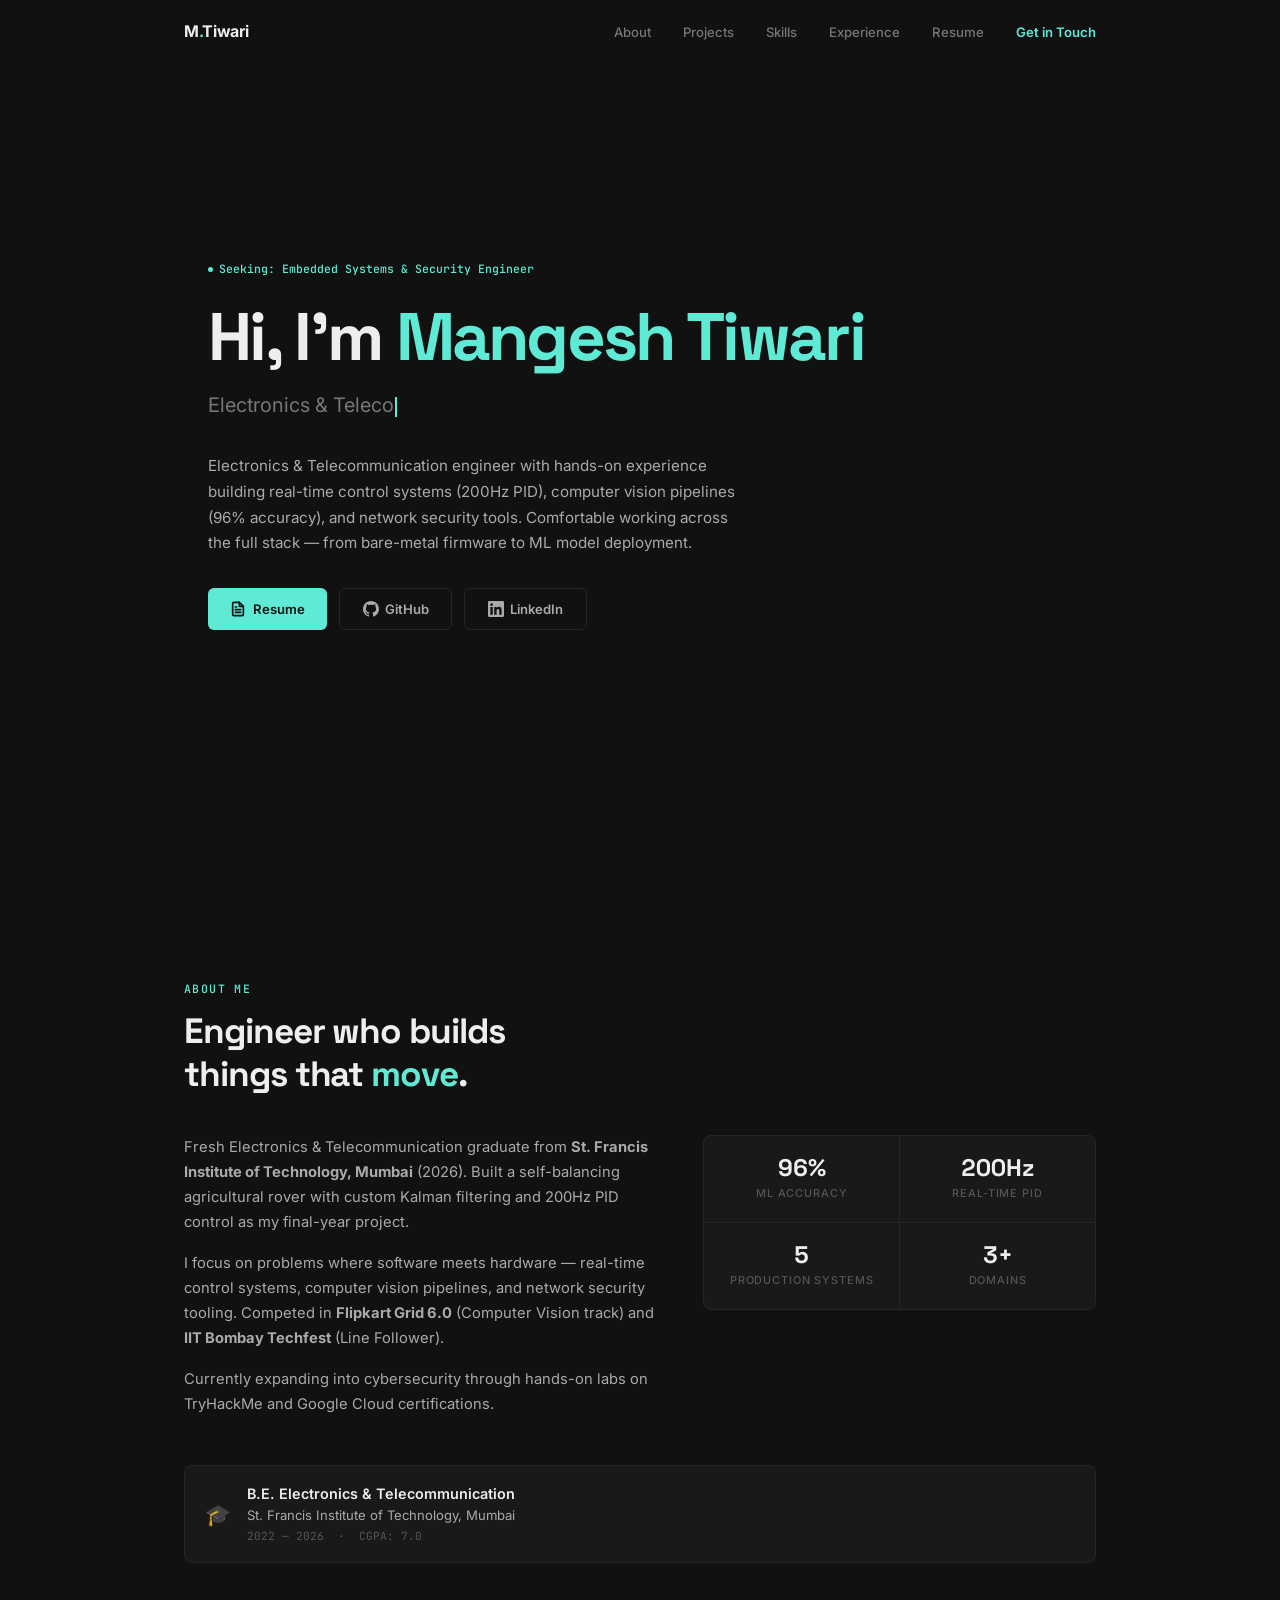
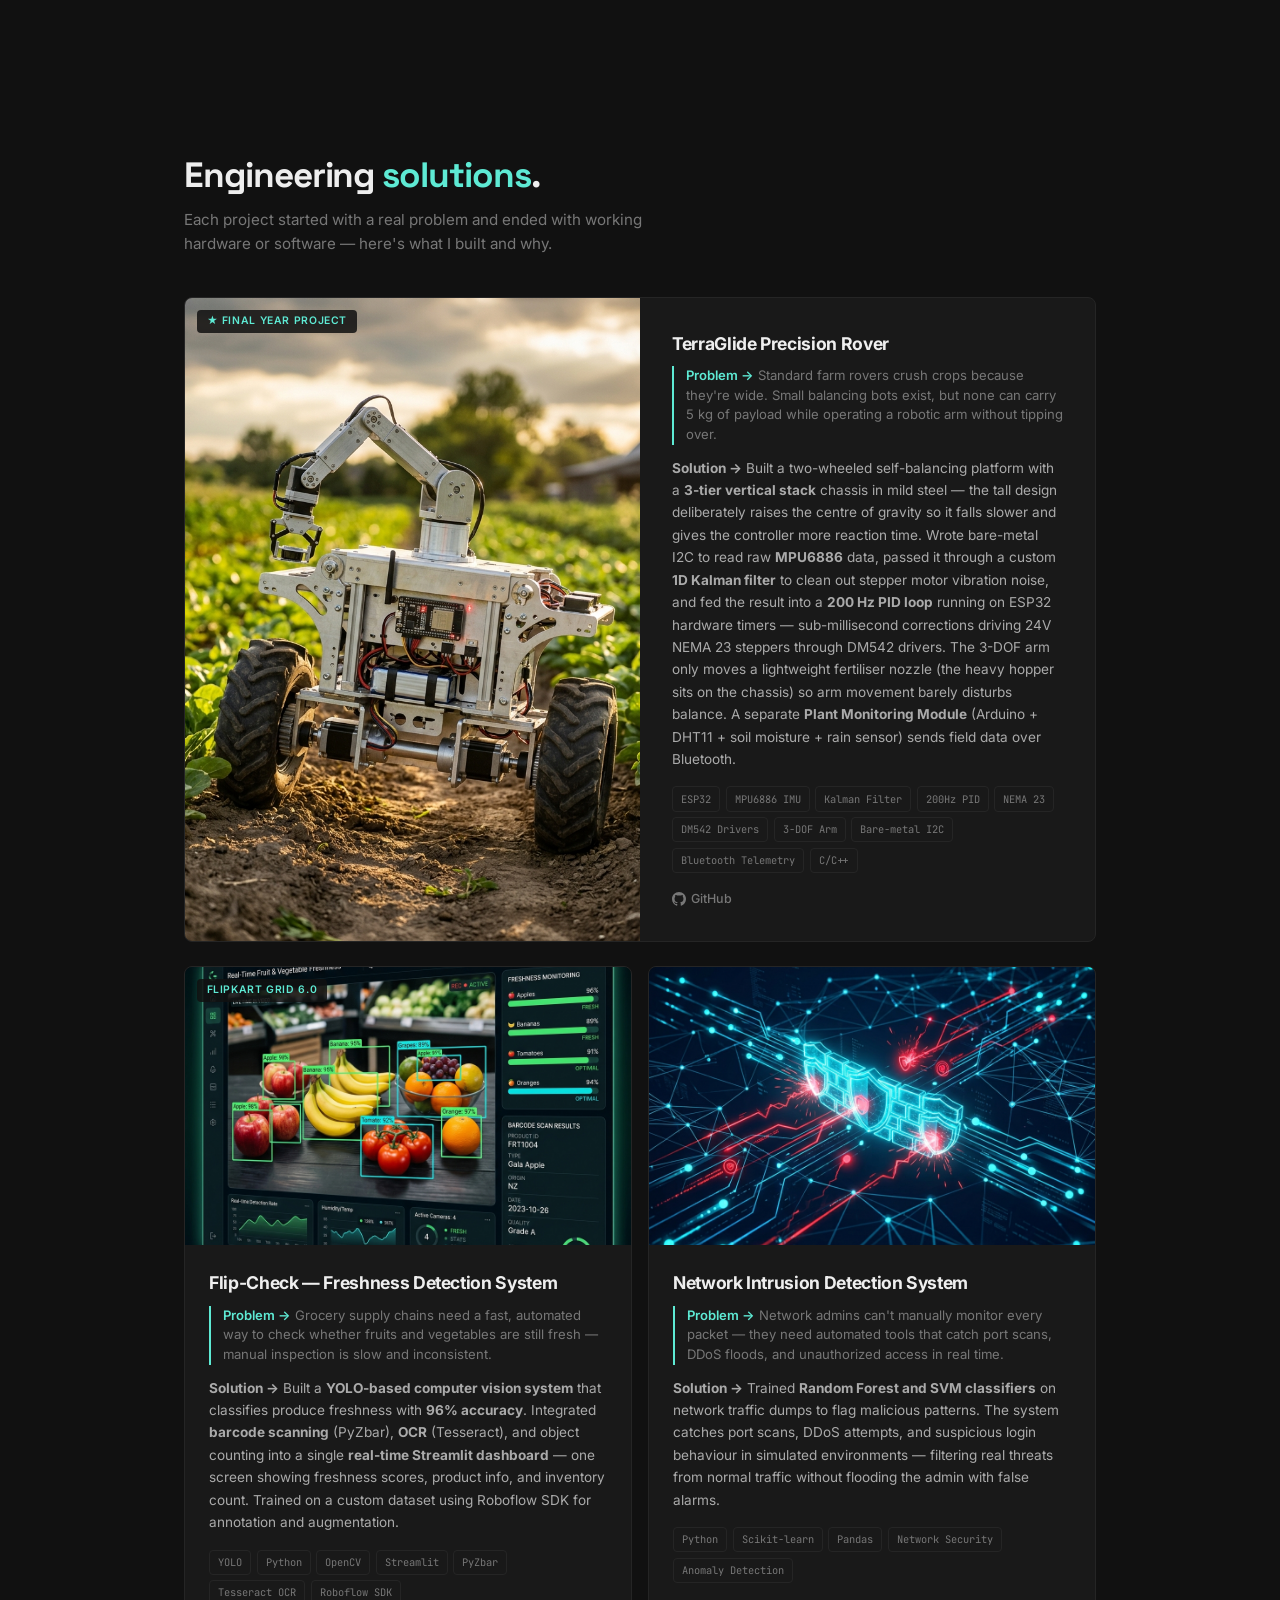
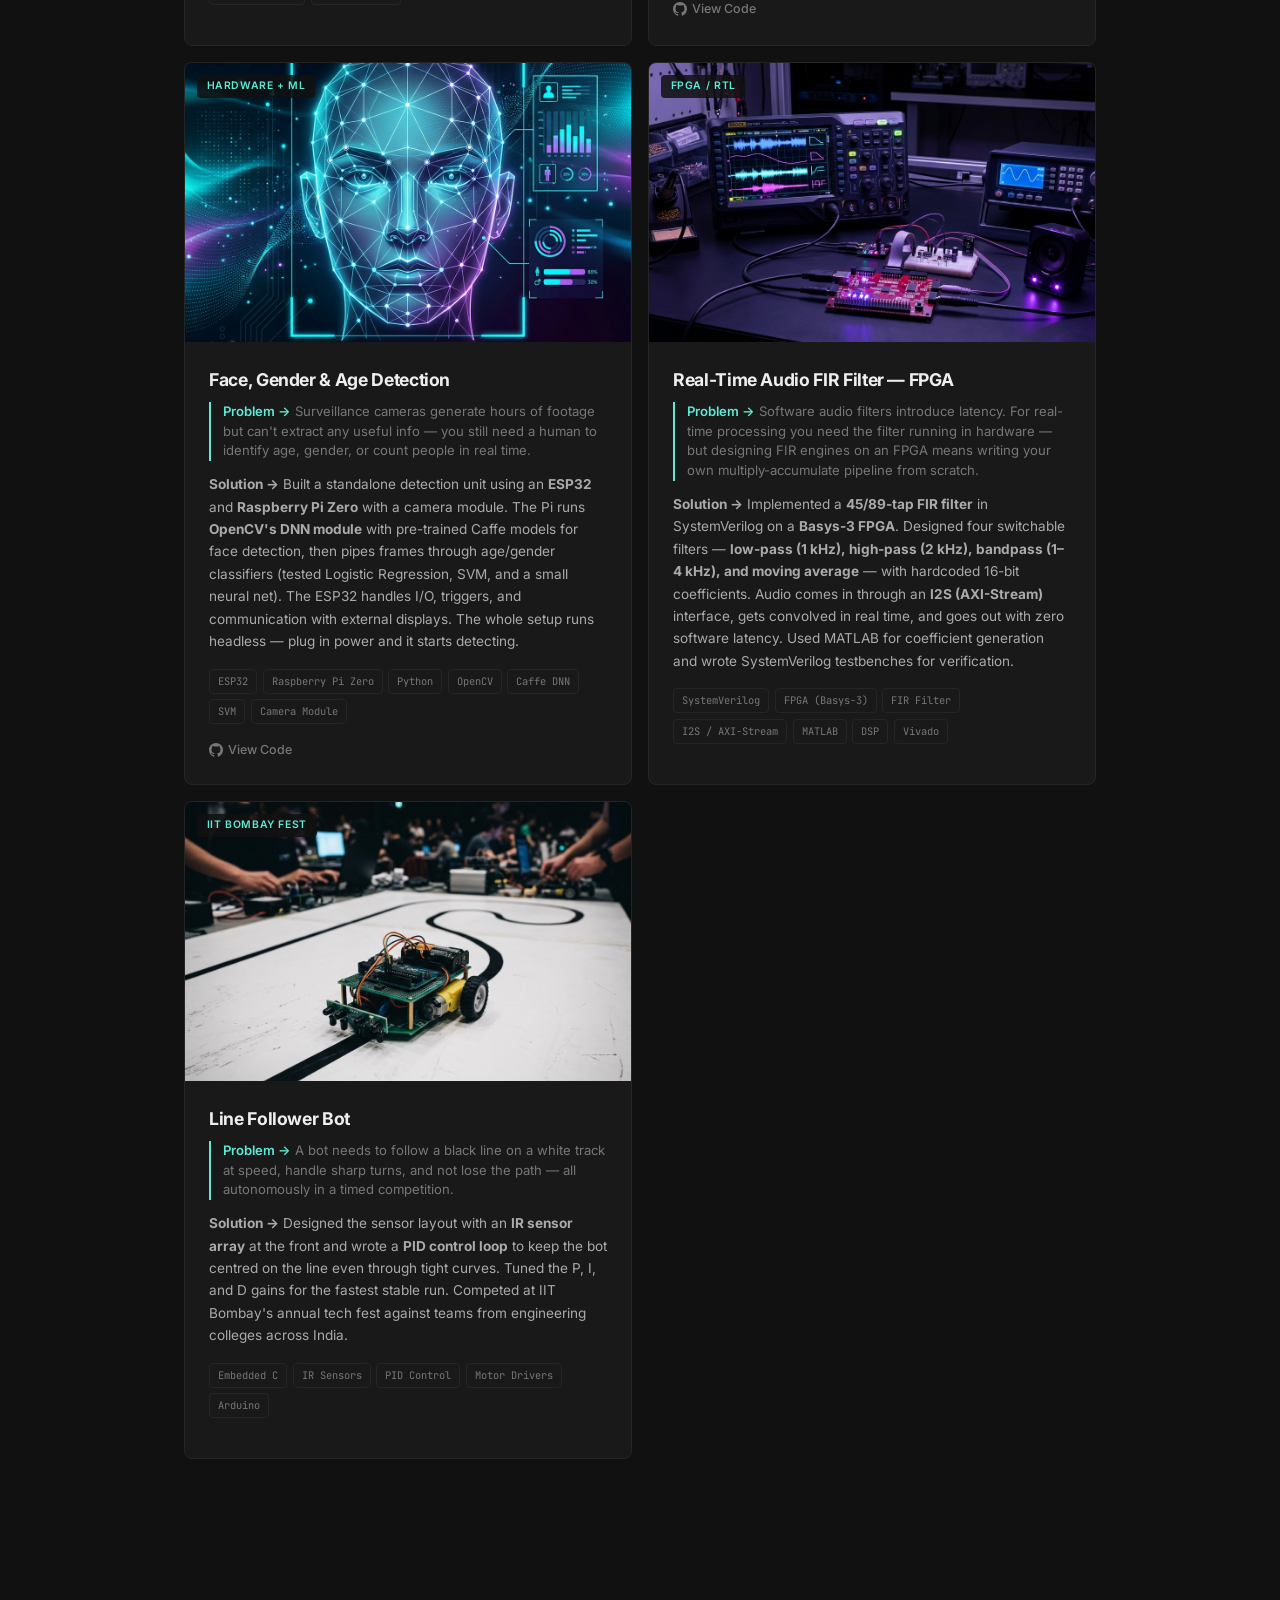
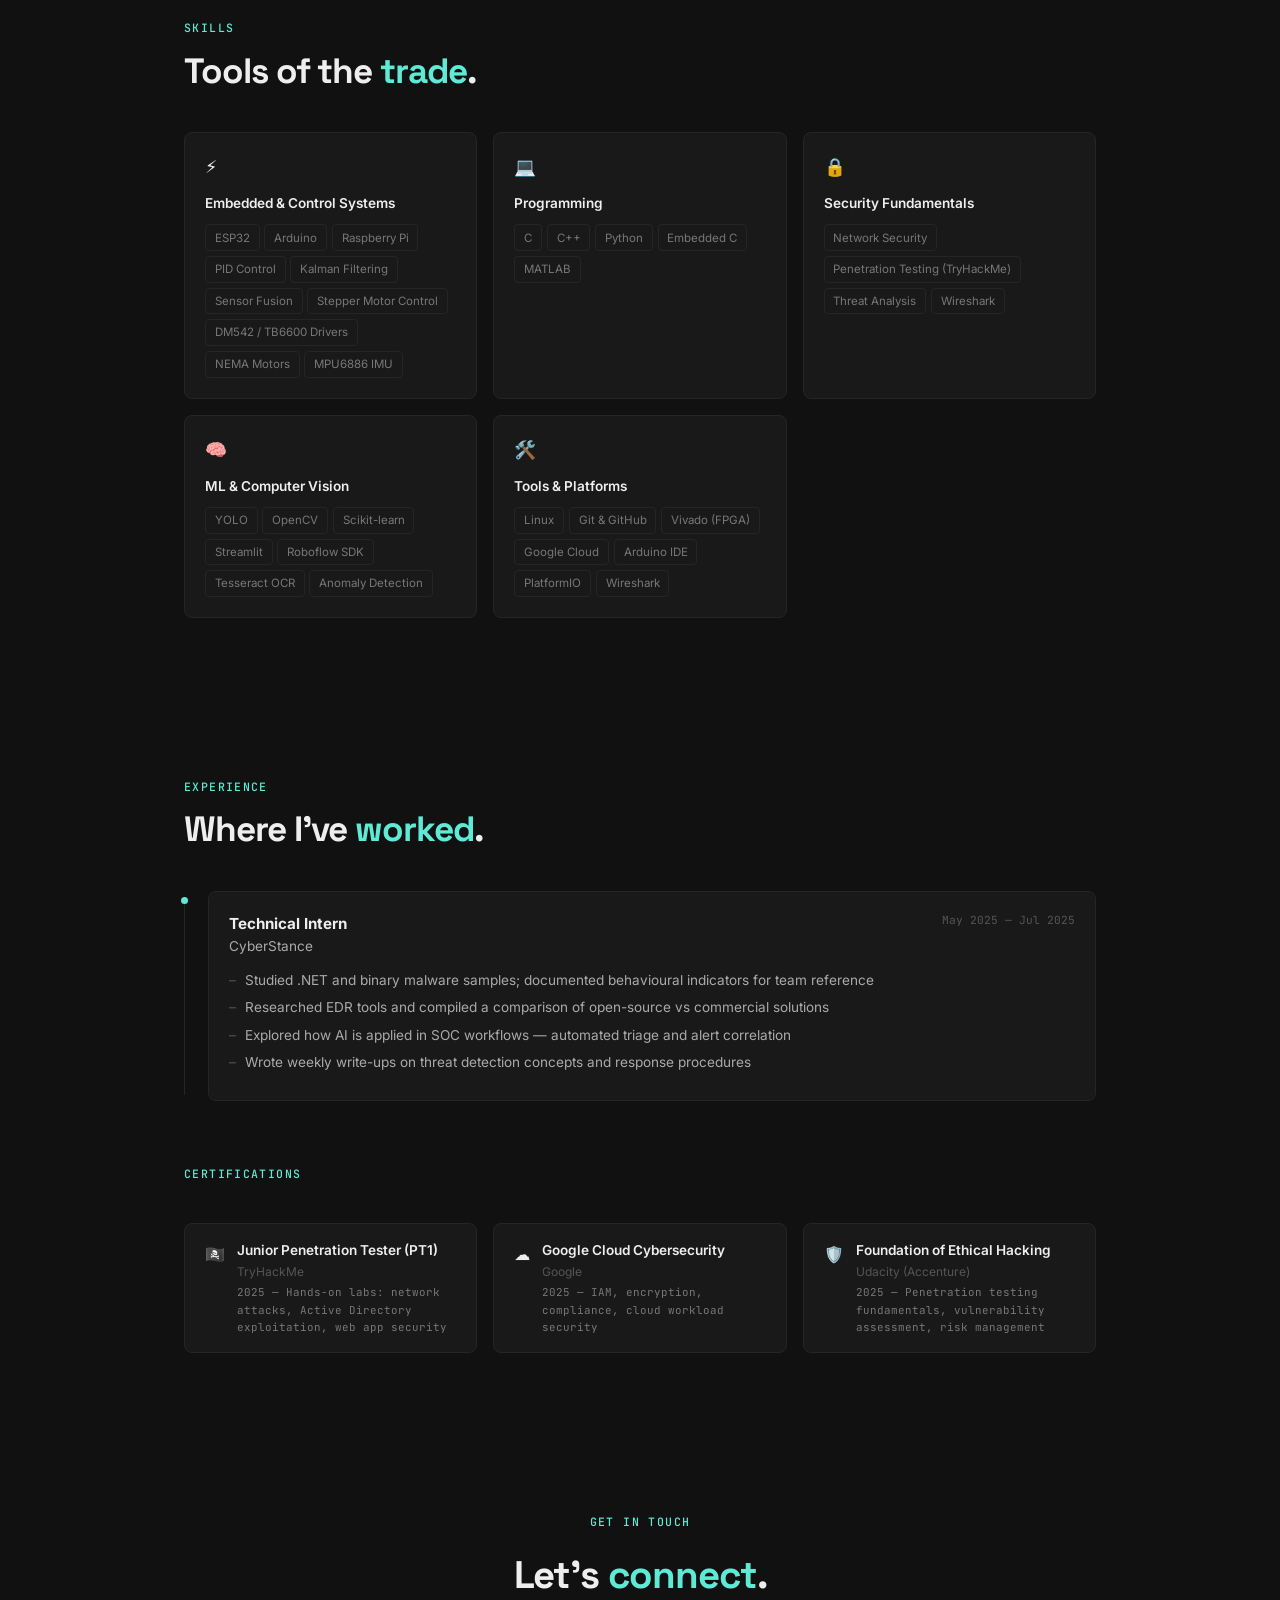
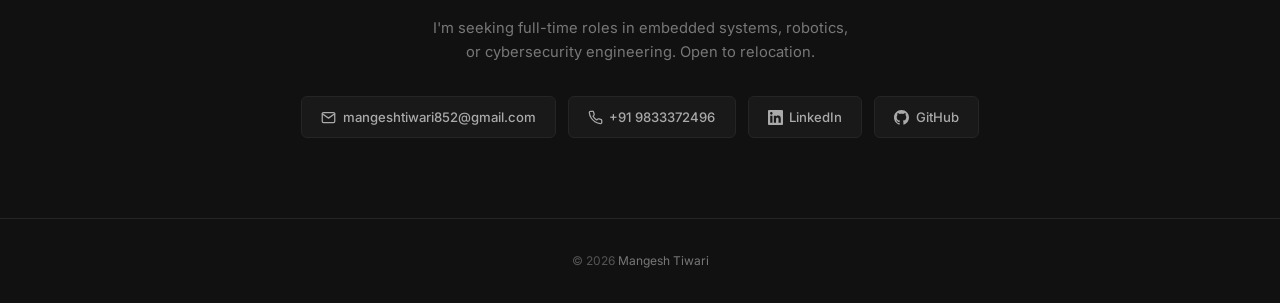
<file: index.html>
<!DOCTYPE html>
<html lang="en">
<head>
  <meta charset="UTF-8">
  <meta name="viewport" content="width=device-width, initial-scale=1.0">
  <title>Mangesh Tiwari — Electronics Engineer &amp; Embedded Systems</title>
  <meta name="description" content="Portfolio of Mangesh Tiwari — Electronics &amp; Telecommunication Engineer specializing in embedded systems, robotics, control theory, and IoT. Builder of TerraGlide Precision Rover.">
  <meta name="keywords" content="Mangesh Tiwari, Electronics Engineer, Embedded Systems, Robotics, ESP32, Self-Balancing Robot, Portfolio">
  <meta name="author" content="Mangesh Tiwari">

  <!-- Open Graph -->
  <meta property="og:title" content="Mangesh Tiwari — Electronics Engineer">
  <meta property="og:description" content="Electronics &amp; Telecommunication Engineer specializing in embedded systems, robotics, and control theory.">
  <meta property="og:type" content="website">

  <link rel="stylesheet" href="index.css">
  <link rel="icon" href="data:image/svg+xml,<svg xmlns='http://www.w3.org/2000/svg' viewBox='0 0 100 100'><text y='.9em' font-size='90'>⚡</text></svg>">
</head>
<body>



  <!-- ═══ Navigation ═══ -->
  <nav class="nav" id="nav">
    <div class="nav__inner">
      <a href="#hero" class="nav__logo">M<span>.</span>Tiwari</a>

      <button class="nav__toggle" id="nav-toggle" aria-label="Toggle navigation">
        <span></span><span></span><span></span>
      </button>

      <ul class="nav__links" id="nav-links">
        <li><a href="#about" class="nav__link">About</a></li>
        <li><a href="#projects" class="nav__link">Projects</a></li>
        <li><a href="#skills" class="nav__link">Skills</a></li>
        <li><a href="#experience" class="nav__link">Experience</a></li>
        <li><a href="resume.html" class="nav__link" target="_blank">Resume</a></li>
        <li><a href="#contact" class="nav__link nav__cta">Get in Touch</a></li>
      </ul>
    </div>
  </nav>

  <!-- ═══ Hero Section ═══ -->
  <section class="hero section" id="hero">
    <div class="hero__container">
      <div class="hero__badge">
        <span class="dot"></span>
        Seeking: Embedded Systems &amp; Security Engineer
      </div>

      <h1 class="hero__name">
        Hi, I'm <span class="gradient-text">Mangesh Tiwari</span>
      </h1>

      <div class="hero__typing-wrapper">
        <span id="typing-text"></span><span class="hero__cursor"></span>
      </div>

      <p class="hero__bio">
        Electronics &amp; Telecommunication engineer with hands-on experience building
        real-time control systems (200Hz PID), computer vision pipelines (96% accuracy),
        and network security tools. Comfortable working across the full stack — from
        bare-metal firmware to ML model deployment.
      </p>

      <div class="hero__actions">
        <a href="resume.html" class="btn btn--primary" target="_blank">
          <svg width="16" height="16" viewBox="0 0 24 24" fill="none" stroke="currentColor" stroke-width="2.5" stroke-linecap="round" stroke-linejoin="round"><path d="M14 2H6a2 2 0 0 0-2 2v16a2 2 0 0 0 2 2h12a2 2 0 0 0 2-2V8z"/><polyline points="14 2 14 8 20 8"/><line x1="16" y1="13" x2="8" y2="13"/><line x1="16" y1="17" x2="8" y2="17"/><polyline points="10 9 9 9 8 9"/></svg>
          Resume
        </a>
        <a href="https://github.com/MANGESHti04" class="btn btn--ghost" target="_blank" rel="noopener">
          <svg width="16" height="16" viewBox="0 0 24 24" fill="currentColor"><path d="M12 0c-6.626 0-12 5.373-12 12 0 5.302 3.438 9.8 8.207 11.387.599.111.793-.261.793-.577v-2.234c-3.338.726-4.033-1.416-4.033-1.416-.546-1.387-1.333-1.756-1.333-1.756-1.089-.745.083-.729.083-.729 1.205.084 1.839 1.237 1.839 1.237 1.07 1.834 2.807 1.304 3.492.997.107-.775.418-1.305.762-1.604-2.665-.305-5.467-1.334-5.467-5.931 0-1.311.469-2.381 1.236-3.221-.124-.303-.535-1.524.117-3.176 0 0 1.008-.322 3.301 1.23.957-.266 1.983-.399 3.003-.404 1.02.005 2.047.138 3.006.404 2.291-1.552 3.297-1.23 3.297-1.23.653 1.653.242 2.874.118 3.176.77.84 1.235 1.911 1.235 3.221 0 4.609-2.807 5.624-5.479 5.921.43.372.823 1.102.823 2.222v3.293c0 .319.192.694.801.576 4.765-1.589 8.199-6.086 8.199-11.386 0-6.627-5.373-12-12-12z"/></svg>
          GitHub
        </a>
        <a href="https://linkedin.com/in/mangesh-tiwari-3804a8273" class="btn btn--ghost" target="_blank" rel="noopener">
          <svg width="16" height="16" viewBox="0 0 24 24" fill="currentColor"><path d="M20.447 20.452h-3.554v-5.569c0-1.328-.027-3.037-1.852-3.037-1.853 0-2.136 1.445-2.136 2.939v5.667H9.351V9h3.414v1.561h.046c.477-.9 1.637-1.85 3.37-1.85 3.601 0 4.267 2.37 4.267 5.455v6.286zM5.337 7.433c-1.144 0-2.063-.926-2.063-2.065 0-1.138.92-2.063 2.063-2.063 1.14 0 2.064.925 2.064 2.063 0 1.139-.925 2.065-2.064 2.065zm1.782 13.019H3.555V9h3.564v11.452zM22.225 0H1.771C.792 0 0 .774 0 1.729v20.542C0 23.227.792 24 1.771 24h20.451C23.2 24 24 23.227 24 22.271V1.729C24 .774 23.2 0 22.222 0h.003z"/></svg>
          LinkedIn
        </a>
      </div>
    </div>

    <div class="hero__scroll-indicator">
      <span>scroll</span>
      <div class="hero__scroll-line"></div>
    </div>
  </section>

  <!-- ═══ About Section ═══ -->
  <section class="section" id="about">
    <div class="section__container">
      <span class="section__label reveal">About Me</span>
      <h2 class="section__title reveal reveal--delay-1">Engineer who builds<br>things that <span class="text-accent">move</span>.</h2>

      <div class="about__grid">
        <div class="about__text reveal reveal--delay-2">
          <p>
            Fresh Electronics &amp; Telecommunication graduate from
            <strong>St. Francis Institute of Technology, Mumbai</strong> (2026).
            Built a self-balancing agricultural rover with custom Kalman filtering
            and 200Hz PID control as my final-year project.
          </p>
          <p>
            I focus on problems where software meets hardware — real-time
            control systems, computer vision pipelines, and network security tooling.
            Competed in <strong>Flipkart Grid 6.0</strong> (Computer Vision track)
            and <strong>IIT Bombay Techfest</strong> (Line Follower).
          </p>
          <p>
            Currently expanding into cybersecurity through hands-on labs
            on TryHackMe and Google Cloud certifications.
          </p>
        </div>

        <div class="about__stats reveal reveal--delay-3">
          <div class="stat-card">
            <div class="stat-card__number">96%</div>
            <div class="stat-card__label">ML Accuracy</div>
          </div>
          <div class="stat-card">
            <div class="stat-card__number">200Hz</div>
            <div class="stat-card__label">Real-time PID</div>
          </div>
          <div class="stat-card">
            <div class="stat-card__number">5</div>
            <div class="stat-card__label">Production Systems</div>
          </div>
          <div class="stat-card">
            <div class="stat-card__number">3+</div>
            <div class="stat-card__label">Domains</div>
          </div>
        </div>
      </div>

      <!-- Education -->
      <div class="education-card reveal reveal--delay-4">
        <div class="education-card__icon">🎓</div>
        <div>
          <div class="education-card__degree">B.E. Electronics &amp; Telecommunication</div>
          <div class="education-card__school">St. Francis Institute of Technology, Mumbai</div>
          <div class="education-card__meta">2022 — 2026 &nbsp;·&nbsp; CGPA: 7.0</div>
        </div>
      </div>
    </div>
  </section>

  <!-- ═══ Projects Section ═══ -->
  <section class="section" id="projects">
    <div class="section__container">
      <span class="section__label reveal">Projects</span>
      <h2 class="section__title reveal reveal--delay-1">Engineering <span class="text-accent">solutions</span>.</h2>
      <p class="section__subtitle reveal reveal--delay-2">
        Each project started with a real problem and ended with working hardware or
        software — here's what I built and why.
      </p>

      <div class="projects__grid">

        <!-- ★ Featured: TerraGlide -->
        <div class="project-card project-card--featured reveal reveal--delay-2">
          <div class="project-card__image">
            <img src="assets/terraglide.png" alt="TerraGlide Precision Rover — two-wheeled self-balancing agricultural robot" loading="lazy">
            <div class="project-card__image-overlay"></div>
            <span class="project-card__badge">★ Final Year Project</span>
          </div>
          <div class="project-card__content">
            <h3 class="project-card__title">TerraGlide Precision Rover</h3>
            <p class="project-card__problem"><strong>Problem →</strong> Standard farm rovers crush crops because they're wide. Small balancing bots exist, but none can carry 5 kg of payload while operating a robotic arm without tipping over.</p>
            <p class="project-card__desc">
              <strong>Solution →</strong> Built a two-wheeled self-balancing platform with a
              <strong>3-tier vertical stack</strong> chassis in mild steel — the tall design
              deliberately raises the centre of gravity so it falls slower and gives the
              controller more reaction time. Wrote bare-metal I2C to read raw
              <strong>MPU6886</strong> data, passed it through a custom <strong>1D Kalman filter</strong>
              to clean out stepper motor vibration noise, and fed the result into a
              <strong>200 Hz PID loop</strong> running on ESP32 hardware timers —
              sub-millisecond corrections driving 24V NEMA 23 steppers through DM542 drivers.
              The 3-DOF arm only moves a lightweight fertiliser nozzle (the heavy hopper
              sits on the chassis) so arm movement barely disturbs balance. A separate
              <strong>Plant Monitoring Module</strong> (Arduino + DHT11 + soil moisture + rain
              sensor) sends field data over Bluetooth.
            </p>
            <div class="project-card__tech">
              <span class="tech-tag">ESP32</span>
              <span class="tech-tag">MPU6886 IMU</span>
              <span class="tech-tag">Kalman Filter</span>
              <span class="tech-tag">200Hz PID</span>
              <span class="tech-tag">NEMA 23</span>
              <span class="tech-tag">DM542 Drivers</span>
              <span class="tech-tag">3-DOF Arm</span>
              <span class="tech-tag">Bare-metal I2C</span>
              <span class="tech-tag">Bluetooth Telemetry</span>
              <span class="tech-tag">C/C++</span>
            </div>
            <div class="project-card__links">
              <a href="https://github.com/MANGESHti04" class="project-card__link" target="_blank" rel="noopener">
                <svg viewBox="0 0 24 24" fill="currentColor"><path d="M12 0c-6.626 0-12 5.373-12 12 0 5.302 3.438 9.8 8.207 11.387.599.111.793-.261.793-.577v-2.234c-3.338.726-4.033-1.416-4.033-1.416-.546-1.387-1.333-1.756-1.333-1.756-1.089-.745.083-.729.083-.729 1.205.084 1.839 1.237 1.839 1.237 1.07 1.834 2.807 1.304 3.492.997.107-.775.418-1.305.762-1.604-2.665-.305-5.467-1.334-5.467-5.931 0-1.311.469-2.381 1.236-3.221-.124-.303-.535-1.524.117-3.176 0 0 1.008-.322 3.301 1.23.957-.266 1.983-.399 3.003-.404 1.02.005 2.047.138 3.006.404 2.291-1.552 3.297-1.23 3.297-1.23.653 1.653.242 2.874.118 3.176.77.84 1.235 1.911 1.235 3.221 0 4.609-2.807 5.624-5.479 5.921.43.372.823 1.102.823 2.222v3.293c0 .319.192.694.801.576 4.765-1.589 8.199-6.086 8.199-11.386 0-6.627-5.373-12-12-12z"/></svg>
                GitHub
              </a>
            </div>
          </div>
        </div>

        <!-- Secondary Projects Grid -->
        <div class="projects__secondary">

          <!-- Flip-Check: Flipkart Grid 6.0 -->
          <div class="project-card reveal">
            <div class="project-card__image">
              <img src="assets/flipcheck.png" alt="Flip-Check freshness detection dashboard — Flipkart Grid 6.0" loading="lazy">
              <div class="project-card__image-overlay"></div>
              <span class="project-card__badge">Flipkart Grid 6.0</span>
            </div>
            <div class="project-card__content">
              <h3 class="project-card__title">Flip-Check — Freshness Detection System</h3>
              <p class="project-card__problem"><strong>Problem →</strong> Grocery supply chains need a fast, automated way to check whether fruits and vegetables are still fresh — manual inspection is slow and inconsistent.</p>
              <p class="project-card__desc">
                <strong>Solution →</strong> Built a <strong>YOLO-based computer vision system</strong>
                that classifies produce freshness with <strong>96% accuracy</strong>. Integrated
                <strong>barcode scanning</strong> (PyZbar), <strong>OCR</strong> (Tesseract),
                and object counting into a single <strong>real-time Streamlit dashboard</strong>
                — one screen showing freshness scores, product info, and inventory count.
                Trained on a custom dataset using Roboflow SDK for annotation and augmentation.
              </p>
              <div class="project-card__tech">
                <span class="tech-tag">YOLO</span>
                <span class="tech-tag">Python</span>
                <span class="tech-tag">OpenCV</span>
                <span class="tech-tag">Streamlit</span>
                <span class="tech-tag">PyZbar</span>
                <span class="tech-tag">Tesseract OCR</span>
                <span class="tech-tag">Roboflow SDK</span>
              </div>
            </div>
          </div>

          <!-- NIDS -->
          <div class="project-card reveal">
            <div class="project-card__image">
              <img src="assets/nids.png" alt="Network Intrusion Detection System visualization" loading="lazy">
              <div class="project-card__image-overlay"></div>
            </div>
            <div class="project-card__content">
              <h3 class="project-card__title">Network Intrusion Detection System</h3>
              <p class="project-card__problem"><strong>Problem →</strong> Network admins can't manually monitor every packet — they need automated tools that catch port scans, DDoS floods, and unauthorized access in real time.</p>
              <p class="project-card__desc">
                <strong>Solution →</strong> Trained <strong>Random Forest and SVM classifiers</strong>
                on network traffic dumps to flag malicious patterns. The system catches
                port scans, DDoS attempts, and suspicious login behaviour in simulated
                environments — filtering real threats from normal traffic without flooding
                the admin with false alarms.
              </p>
              <div class="project-card__tech">
                <span class="tech-tag">Python</span>
                <span class="tech-tag">Scikit-learn</span>
                <span class="tech-tag">Pandas</span>
                <span class="tech-tag">Network Security</span>
                <span class="tech-tag">Anomaly Detection</span>
              </div>
              <div class="project-card__links">
                <a href="https://github.com/MANGESHti04/NIDS" class="project-card__link" target="_blank" rel="noopener">
                  <svg viewBox="0 0 24 24" fill="currentColor"><path d="M12 0c-6.626 0-12 5.373-12 12 0 5.302 3.438 9.8 8.207 11.387.599.111.793-.261.793-.577v-2.234c-3.338.726-4.033-1.416-4.033-1.416-.546-1.387-1.333-1.756-1.333-1.756-1.089-.745.083-.729.083-.729 1.205.084 1.839 1.237 1.839 1.237 1.07 1.834 2.807 1.304 3.492.997.107-.775.418-1.305.762-1.604-2.665-.305-5.467-1.334-5.467-5.931 0-1.311.469-2.381 1.236-3.221-.124-.303-.535-1.524.117-3.176 0 0 1.008-.322 3.301 1.23.957-.266 1.983-.399 3.003-.404 1.02.005 2.047.138 3.006.404 2.291-1.552 3.297-1.23 3.297-1.23.653 1.653.242 2.874.118 3.176.77.84 1.235 1.911 1.235 3.221 0 4.609-2.807 5.624-5.479 5.921.43.372.823 1.102.823 2.222v3.293c0 .319.192.694.801.576 4.765-1.589 8.199-6.086 8.199-11.386 0-6.627-5.373-12-12-12z"/></svg>
                  View Code
                </a>
              </div>
            </div>
          </div>

          <!-- Face, Gender & Age Detection — Hardware Project -->
          <div class="project-card reveal">
            <div class="project-card__image">
              <img src="assets/face_detection.png" alt="Face gender age detection system with ESP32 and Raspberry Pi Zero" loading="lazy">
              <div class="project-card__image-overlay"></div>
              <span class="project-card__badge">Hardware + ML</span>
            </div>
            <div class="project-card__content">
              <h3 class="project-card__title">Face, Gender &amp; Age Detection</h3>
              <p class="project-card__problem"><strong>Problem →</strong> Surveillance cameras generate hours of footage but can't extract any useful info — you still need a human to identify age, gender, or count people in real time.</p>
              <p class="project-card__desc">
                <strong>Solution →</strong> Built a standalone detection unit using an
                <strong>ESP32</strong> and <strong>Raspberry Pi Zero</strong> with a camera
                module. The Pi runs <strong>OpenCV's DNN module</strong> with pre-trained
                Caffe models for face detection, then pipes frames through age/gender
                classifiers (tested Logistic Regression, SVM, and a small neural net).
                The ESP32 handles I/O, triggers, and communication with external displays.
                The whole setup runs headless — plug in power and it starts detecting.
              </p>
              <div class="project-card__tech">
                <span class="tech-tag">ESP32</span>
                <span class="tech-tag">Raspberry Pi Zero</span>
                <span class="tech-tag">Python</span>
                <span class="tech-tag">OpenCV</span>
                <span class="tech-tag">Caffe DNN</span>
                <span class="tech-tag">SVM</span>
                <span class="tech-tag">Camera Module</span>
              </div>
              <div class="project-card__links">
                <a href="https://github.com/MANGESHti04/gender-age-detetction" class="project-card__link" target="_blank" rel="noopener">
                  <svg viewBox="0 0 24 24" fill="currentColor"><path d="M12 0c-6.626 0-12 5.373-12 12 0 5.302 3.438 9.8 8.207 11.387.599.111.793-.261.793-.577v-2.234c-3.338.726-4.033-1.416-4.033-1.416-.546-1.387-1.333-1.756-1.333-1.756-1.089-.745.083-.729.083-.729 1.205.084 1.839 1.237 1.839 1.237 1.07 1.834 2.807 1.304 3.492.997.107-.775.418-1.305.762-1.604-2.665-.305-5.467-1.334-5.467-5.931 0-1.311.469-2.381 1.236-3.221-.124-.303-.535-1.524.117-3.176 0 0 1.008-.322 3.301 1.23.957-.266 1.983-.399 3.003-.404 1.02.005 2.047.138 3.006.404 2.291-1.552 3.297-1.23 3.297-1.23.653 1.653.242 2.874.118 3.176.77.84 1.235 1.911 1.235 3.221 0 4.609-2.807 5.624-5.479 5.921.43.372.823 1.102.823 2.222v3.293c0 .319.192.694.801.576 4.765-1.589 8.199-6.086 8.199-11.386 0-6.627-5.373-12-12-12z"/></svg>
                  View Code
                </a>
              </div>
            </div>
          </div>

          <!-- FIR Filter — FPGA Project -->
          <div class="project-card reveal">
            <div class="project-card__image">
              <img src="assets/fir_filter.png" alt="Real-time FIR audio filter on Basys-3 FPGA" loading="lazy">
              <div class="project-card__image-overlay"></div>
              <span class="project-card__badge">FPGA / RTL</span>
            </div>
            <div class="project-card__content">
              <h3 class="project-card__title">Real-Time Audio FIR Filter — FPGA</h3>
              <p class="project-card__problem"><strong>Problem →</strong> Software audio filters introduce latency. For real-time processing you need the filter running in hardware — but designing FIR engines on an FPGA means writing your own multiply-accumulate pipeline from scratch.</p>
              <p class="project-card__desc">
                <strong>Solution →</strong> Implemented a <strong>45/89-tap FIR filter</strong>
                in SystemVerilog on a <strong>Basys-3 FPGA</strong>. Designed four switchable
                filters — <strong>low-pass (1 kHz), high-pass (2 kHz), bandpass (1–4 kHz),
                and moving average</strong> — with hardcoded 16-bit coefficients. Audio comes
                in through an <strong>I2S (AXI-Stream)</strong> interface, gets convolved in
                real time, and goes out with zero software latency. Used MATLAB for
                coefficient generation and wrote SystemVerilog testbenches for verification.
              </p>
              <div class="project-card__tech">
                <span class="tech-tag">SystemVerilog</span>
                <span class="tech-tag">FPGA (Basys-3)</span>
                <span class="tech-tag">FIR Filter</span>
                <span class="tech-tag">I2S / AXI-Stream</span>
                <span class="tech-tag">MATLAB</span>
                <span class="tech-tag">DSP</span>
                <span class="tech-tag">Vivado</span>
              </div>
            </div>
          </div>

          <!-- Line Follower -->
          <div class="project-card reveal">
            <div class="project-card__image">
              <img src="assets/line_follower.png" alt="Line follower robot for IIT Bombay Techfest" loading="lazy">
              <div class="project-card__image-overlay"></div>
              <span class="project-card__badge">IIT Bombay Fest</span>
            </div>
            <div class="project-card__content">
              <h3 class="project-card__title">Line Follower Bot</h3>
              <p class="project-card__problem"><strong>Problem →</strong> A bot needs to follow a black line on a white track at speed, handle sharp turns, and not lose the path — all autonomously in a timed competition.</p>
              <p class="project-card__desc">
                <strong>Solution →</strong> Designed the sensor layout with an
                <strong>IR sensor array</strong> at the front and wrote a
                <strong>PID control loop</strong> to keep the bot centred on the line
                even through tight curves. Tuned the P, I, and D gains for the fastest
                stable run. Competed at IIT Bombay's annual tech fest against teams from
                engineering colleges across India.
              </p>
              <div class="project-card__tech">
                <span class="tech-tag">Embedded C</span>
                <span class="tech-tag">IR Sensors</span>
                <span class="tech-tag">PID Control</span>
                <span class="tech-tag">Motor Drivers</span>
                <span class="tech-tag">Arduino</span>
              </div>
            </div>
          </div>

        </div>
      </div>
    </div>
  </section>

  <!-- ═══ Skills Section ═══ -->
  <section class="section" id="skills">
    <div class="section__container">
      <span class="section__label reveal">Skills</span>
      <h2 class="section__title reveal reveal--delay-1">Tools of the <span class="text-accent">trade</span>.</h2>

      <div class="skills__grid">
        <div class="skill-category reveal">
          <div class="skill-category__icon skill-category__icon--embedded">⚡</div>
          <h3 class="skill-category__title">Embedded &amp; Control Systems</h3>
          <div class="skill-category__items">
            <span class="skill-pill">ESP32</span>
            <span class="skill-pill">Arduino</span>
            <span class="skill-pill">Raspberry Pi</span>
            <span class="skill-pill">PID Control</span>
            <span class="skill-pill">Kalman Filtering</span>
            <span class="skill-pill">Sensor Fusion</span>
            <span class="skill-pill">Stepper Motor Control</span>
            <span class="skill-pill">DM542 / TB6600 Drivers</span>
            <span class="skill-pill">NEMA Motors</span>
            <span class="skill-pill">MPU6886 IMU</span>
          </div>
        </div>

        <div class="skill-category reveal reveal--delay-1">
          <div class="skill-category__icon skill-category__icon--programming">💻</div>
          <h3 class="skill-category__title">Programming</h3>
          <div class="skill-category__items">
            <span class="skill-pill">C</span>
            <span class="skill-pill">C++</span>
            <span class="skill-pill">Python</span>
            <span class="skill-pill">Embedded C</span>
            <span class="skill-pill">MATLAB</span>
          </div>
        </div>

        <div class="skill-category reveal reveal--delay-2">
          <div class="skill-category__icon skill-category__icon--security">🔒</div>
          <h3 class="skill-category__title">Security Fundamentals</h3>
          <div class="skill-category__items">
            <span class="skill-pill">Network Security</span>
            <span class="skill-pill">Penetration Testing (TryHackMe)</span>
            <span class="skill-pill">Threat Analysis</span>
            <span class="skill-pill">Wireshark</span>
          </div>
        </div>

        <div class="skill-category reveal reveal--delay-3">
          <div class="skill-category__icon skill-category__icon--ml">🧠</div>
          <h3 class="skill-category__title">ML &amp; Computer Vision</h3>
          <div class="skill-category__items">
            <span class="skill-pill">YOLO</span>
            <span class="skill-pill">OpenCV</span>
            <span class="skill-pill">Scikit-learn</span>
            <span class="skill-pill">Streamlit</span>
            <span class="skill-pill">Roboflow SDK</span>
            <span class="skill-pill">Tesseract OCR</span>
            <span class="skill-pill">Anomaly Detection</span>
          </div>
        </div>

        <div class="skill-category reveal reveal--delay-4">
          <div class="skill-category__icon skill-category__icon--tools">🛠️</div>
          <h3 class="skill-category__title">Tools &amp; Platforms</h3>
          <div class="skill-category__items">
            <span class="skill-pill">Linux</span>
            <span class="skill-pill">Git &amp; GitHub</span>
            <span class="skill-pill">Vivado (FPGA)</span>
            <span class="skill-pill">Google Cloud</span>
            <span class="skill-pill">Arduino IDE</span>
            <span class="skill-pill">PlatformIO</span>
            <span class="skill-pill">Wireshark</span>
          </div>
        </div>
      </div>
    </div>
  </section>

  <!-- ═══ Experience Section ═══ -->
  <section class="section" id="experience">
    <div class="section__container">
      <span class="section__label reveal">Experience</span>
      <h2 class="section__title reveal reveal--delay-1">Where I've <span class="text-accent">worked</span>.</h2>

      <div class="experience__timeline">
        <div class="timeline-item reveal reveal--delay-2">
          <div class="timeline-item__dot"></div>
          <div class="timeline-item__card">
            <div class="timeline-item__header">
              <div>
                <div class="timeline-item__role">Technical Intern</div>
                <div class="timeline-item__company">CyberStance</div>
              </div>
              <div class="timeline-item__date">May 2025 — Jul 2025</div>
            </div>
            <ul class="timeline-item__list">
              <li>Studied .NET and binary malware samples; documented behavioural indicators for team reference</li>
              <li>Researched EDR tools and compiled a comparison of open-source vs commercial solutions</li>
              <li>Explored how AI is applied in SOC workflows — automated triage and alert correlation</li>
              <li>Wrote weekly write-ups on threat detection concepts and response procedures</li>
            </ul>
          </div>
        </div>
      </div>

      <!-- Certifications -->
      <span class="section__label reveal" style="margin-top: 4rem;">Certifications</span>
      <div class="certs__grid">
        <div class="cert-card reveal">
          <div class="cert-card__icon">🏴‍☠️</div>
          <div>
            <div class="cert-card__title">Junior Penetration Tester (PT1)</div>
            <div class="cert-card__issuer">TryHackMe</div>
            <div class="cert-card__year">2025 — Hands-on labs: network attacks, Active Directory exploitation, web app security</div>
          </div>
        </div>
        <div class="cert-card reveal reveal--delay-1">
          <div class="cert-card__icon">☁️</div>
          <div>
            <div class="cert-card__title">Google Cloud Cybersecurity</div>
            <div class="cert-card__issuer">Google</div>
            <div class="cert-card__year">2025 — IAM, encryption, compliance, cloud workload security</div>
          </div>
        </div>
        <div class="cert-card reveal reveal--delay-2">
          <div class="cert-card__icon">🛡️</div>
          <div>
            <div class="cert-card__title">Foundation of Ethical Hacking</div>
            <div class="cert-card__issuer">Udacity (Accenture)</div>
            <div class="cert-card__year">2025 — Penetration testing fundamentals, vulnerability assessment, risk management</div>
          </div>
        </div>
      </div>
    </div>
  </section>

  <!-- ═══ Contact Section ═══ -->
  <section class="section contact" id="contact">
    <div class="section__container">
      <span class="section__label reveal" style="justify-content: center;">Get in Touch</span>
      <h2 class="contact__title reveal reveal--delay-1">Let's <span class="text-accent">connect</span>.</h2>
      <p class="contact__subtitle reveal reveal--delay-2">
        I'm seeking full-time roles in embedded systems, robotics, or
        cybersecurity engineering. Open to relocation.
      </p>

      <div class="contact__links reveal reveal--delay-3">
        <a href="mailto:mangeshtiwari852@gmail.com" class="contact-link">
          <svg viewBox="0 0 24 24" fill="none" stroke="currentColor" stroke-width="2" stroke-linecap="round" stroke-linejoin="round"><path d="M4 4h16c1.1 0 2 .9 2 2v12c0 1.1-.9 2-2 2H4c-1.1 0-2-.9-2-2V6c0-1.1.9-2 2-2z"/><polyline points="22,6 12,13 2,6"/></svg>
          mangeshtiwari852@gmail.com
        </a>
        <a href="tel:+919833372496" class="contact-link">
          <svg viewBox="0 0 24 24" fill="none" stroke="currentColor" stroke-width="2" stroke-linecap="round" stroke-linejoin="round"><path d="M22 16.92v3a2 2 0 0 1-2.18 2 19.79 19.79 0 0 1-8.63-3.07 19.5 19.5 0 0 1-6-6 19.79 19.79 0 0 1-3.07-8.67A2 2 0 0 1 4.11 2h3a2 2 0 0 1 2 1.72 12.84 12.84 0 0 0 .7 2.81 2 2 0 0 1-.45 2.11L8.09 9.91a16 16 0 0 0 6 6l1.27-1.27a2 2 0 0 1 2.11-.45 12.84 12.84 0 0 0 2.81.7A2 2 0 0 1 22 16.92z"/></svg>
          +91 9833372496
        </a>
        <a href="https://linkedin.com/in/mangesh-tiwari-3804a8273" class="contact-link" target="_blank" rel="noopener">
          <svg viewBox="0 0 24 24" fill="currentColor"><path d="M20.447 20.452h-3.554v-5.569c0-1.328-.027-3.037-1.852-3.037-1.853 0-2.136 1.445-2.136 2.939v5.667H9.351V9h3.414v1.561h.046c.477-.9 1.637-1.85 3.37-1.85 3.601 0 4.267 2.37 4.267 5.455v6.286zM5.337 7.433c-1.144 0-2.063-.926-2.063-2.065 0-1.138.92-2.063 2.063-2.063 1.14 0 2.064.925 2.064 2.063 0 1.139-.925 2.065-2.064 2.065zm1.782 13.019H3.555V9h3.564v11.452zM22.225 0H1.771C.792 0 0 .774 0 1.729v20.542C0 23.227.792 24 1.771 24h20.451C23.2 24 24 23.227 24 22.271V1.729C24 .774 23.2 0 22.222 0h.003z"/></svg>
          LinkedIn
        </a>
        <a href="https://github.com/MANGESHti04" class="contact-link" target="_blank" rel="noopener">
          <svg viewBox="0 0 24 24" fill="currentColor"><path d="M12 0c-6.626 0-12 5.373-12 12 0 5.302 3.438 9.8 8.207 11.387.599.111.793-.261.793-.577v-2.234c-3.338.726-4.033-1.416-4.033-1.416-.546-1.387-1.333-1.756-1.333-1.756-1.089-.745.083-.729.083-.729 1.205.084 1.839 1.237 1.839 1.237 1.07 1.834 2.807 1.304 3.492.997.107-.775.418-1.305.762-1.604-2.665-.305-5.467-1.334-5.467-5.931 0-1.311.469-2.381 1.236-3.221-.124-.303-.535-1.524.117-3.176 0 0 1.008-.322 3.301 1.23.957-.266 1.983-.399 3.003-.404 1.02.005 2.047.138 3.006.404 2.291-1.552 3.297-1.23 3.297-1.23.653 1.653.242 2.874.118 3.176.77.84 1.235 1.911 1.235 3.221 0 4.609-2.807 5.624-5.479 5.921.43.372.823 1.102.823 2.222v3.293c0 .319.192.694.801.576 4.765-1.589 8.199-6.086 8.199-11.386 0-6.627-5.373-12-12-12z"/></svg>
          GitHub
        </a>
      </div>
    </div>
  </section>

  <!-- ═══ Footer ═══ -->
  <footer class="footer">
    <p>© 2026 <span>Mangesh Tiwari</span></p>
  </footer>

  <script src="index.js"></script>
</body>
</html>
</file>
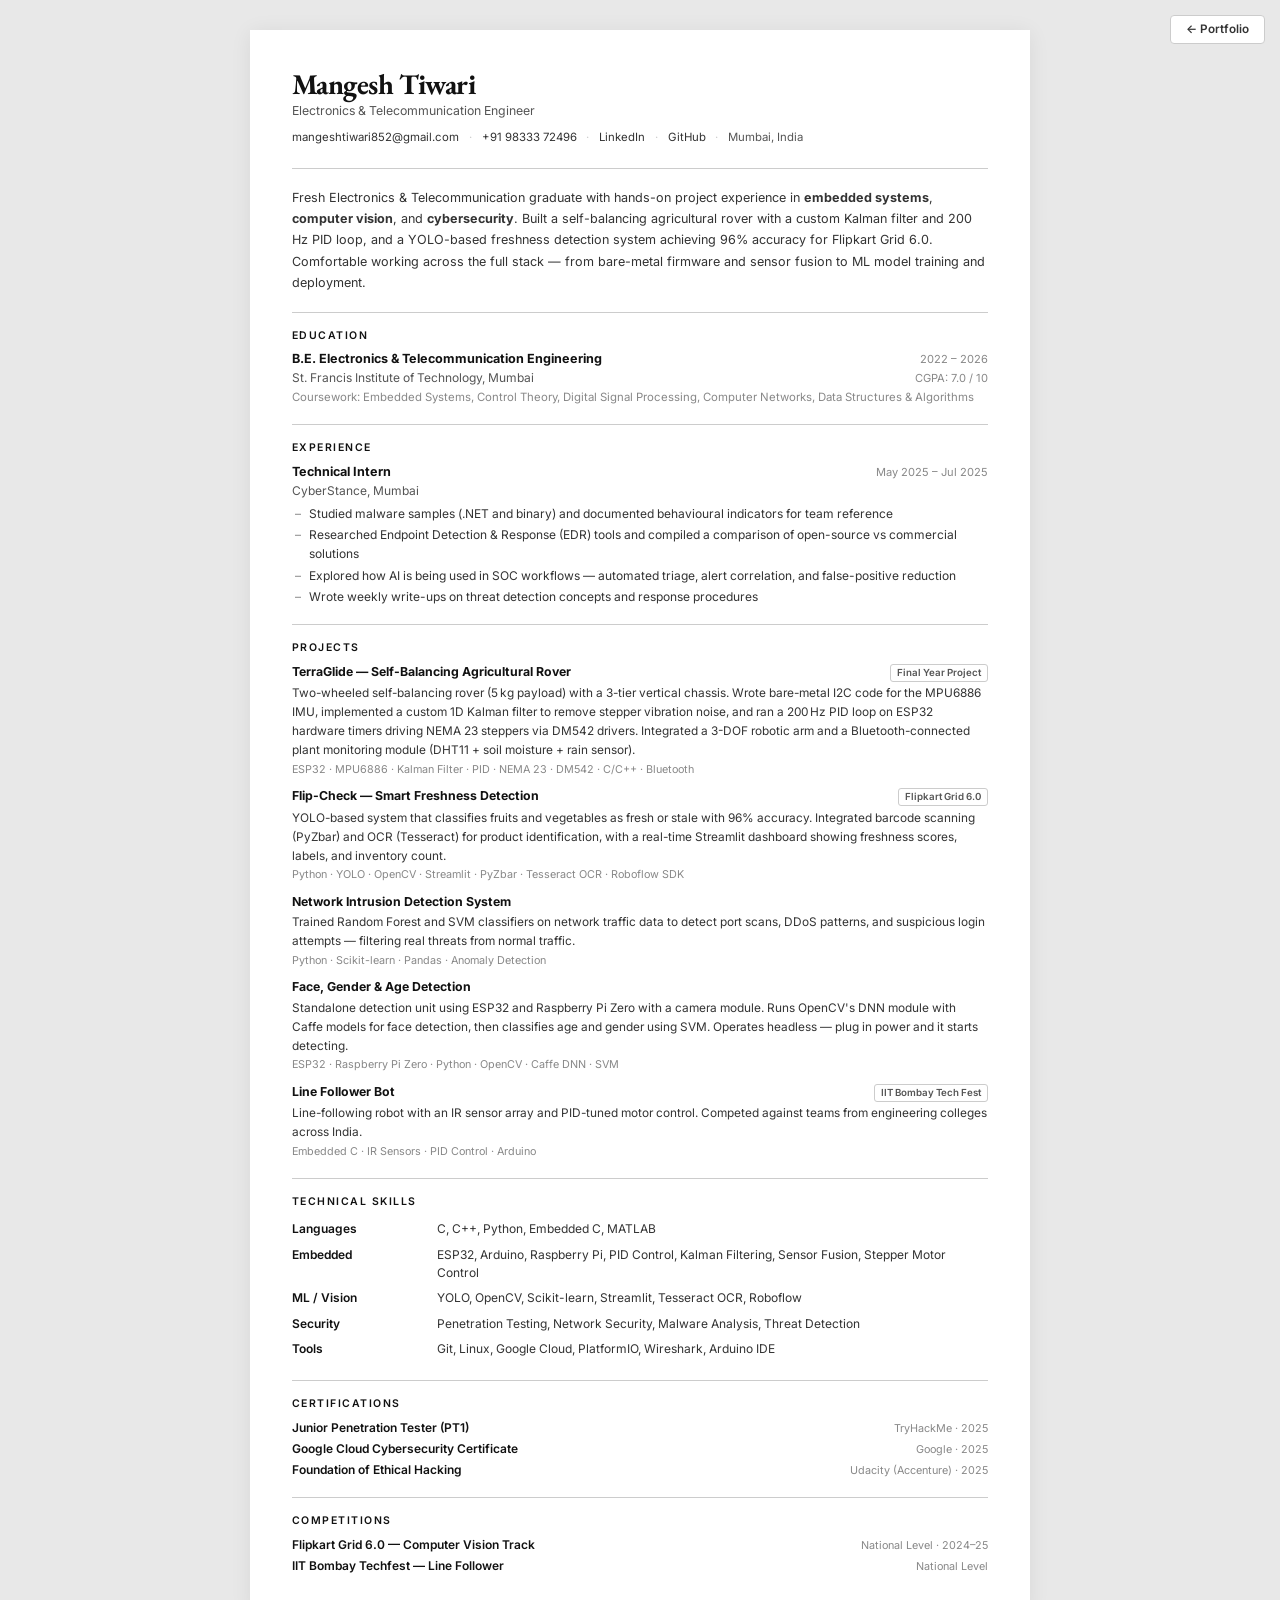
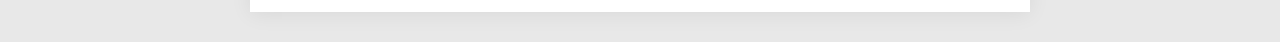
<file: resume.html>
<!DOCTYPE html>
<html lang="en">
<head>
  <meta charset="UTF-8">
  <meta name="viewport" content="width=device-width, initial-scale=1.0">
  <title>Mangesh Tiwari — Resume</title>
  <meta name="description" content="Resume of Mangesh Tiwari — Electronics & Telecommunication Engineer.">
  <link rel="icon" href="data:image/svg+xml,<svg xmlns='http://www.w3.org/2000/svg' viewBox='0 0 100 100'><text y='.9em' font-size='90'>📄</text></svg>">
  <link href="https://fonts.googleapis.com/css2?family=EB+Garamond:ital,wght@0,400;0,500;0,600;0,700;1,400&family=Inter:wght@400;500;600;700&display=swap" rel="stylesheet">
  <style>
    *, *::before, *::after { margin:0; padding:0; box-sizing:border-box; }

    :root {
      --serif: 'EB Garamond', 'Georgia', serif;
      --sans: 'Inter', -apple-system, 'Segoe UI', sans-serif;
      --black: #111;
      --dark: #333;
      --mid: #555;
      --light: #888;
      --rule: #ccc;
      --bg: #fff;
      --page-bg: #e8e8e8;
    }

    html { font-size: 15px; }

    body {
      font-family: var(--sans);
      background: var(--page-bg);
      color: var(--dark);
      line-height: 1.5;
      -webkit-font-smoothing: antialiased;
    }

    a { color: var(--dark); text-decoration: none; }

    /* ═══ VIEW-ONLY PROTECTION ═══ */
    body {
      -webkit-user-select: none;
      -moz-user-select: none;
      -ms-user-select: none;
      user-select: none;
    }
    @media print {
      body { display: none !important; }
      html::after {
        content: 'Printing is disabled. View online only.';
        display: block; text-align: center; padding: 3rem;
        font: 600 1.2rem/1.5 sans-serif; color: #666;
      }
    }

    /* ═══ PAGE ═══ */
    .page {
      max-width: 780px;
      margin: 2rem auto;
      background: var(--bg);
      padding: 2.5rem 2.8rem;
      box-shadow: 0 2px 20px rgba(0,0,0,.07);
    }

    /* ═══ ACTIONS (screen only) ═══ */
    .actions {
      position: fixed; top: 1rem; right: 1rem;
      display: flex; gap: .4rem; z-index: 100;
    }
    .action-btn {
      display: inline-flex; align-items: center; gap: .35rem;
      padding: .5rem 1rem; border-radius: 4px;
      font: 600 .78rem/1 var(--sans); cursor: pointer;
      border: 1px solid var(--rule); background: #fff; color: var(--dark);
      transition: all .15s;
    }
    .action-btn:hover { border-color: var(--dark); }
    .action-btn--primary { background: var(--black); color: #fff; border-color: var(--black); }
    .action-btn--primary:hover { background: #333; }

    /* ═══ HEADER ═══ */
    .header { margin-bottom: 1.4rem; }

    .name {
      font: 700 1.9rem/1.1 var(--serif);
      color: var(--black);
      letter-spacing: -.02em;
    }

    .tagline {
      font-size: .82rem; color: var(--mid); margin-top: .2rem;
      font-weight: 400;
    }

    .contact {
      display: flex; flex-wrap: wrap; gap: .15rem .65rem;
      margin-top: .55rem; font-size: .76rem; color: var(--mid);
    }
    .contact a { border-bottom: 1px solid transparent; }
    .contact a:hover { border-bottom-color: var(--dark); }
    .sep { color: var(--rule); }

    /* ═══ DIVIDER ═══ */
    hr {
      border: none; border-top: 1px solid var(--rule);
      margin: 1.2rem 0;
    }

    /* ═══ SECTION ═══ */
    .section { margin-bottom: 1.15rem; }
    .section:last-child { margin-bottom: 0; }

    .section-title {
      font: 600 .7rem/1 var(--sans);
      text-transform: uppercase;
      letter-spacing: .14em;
      color: var(--black);
      margin-bottom: .6rem;
    }

    /* ═══ SUMMARY ═══ */
    .summary {
      font: 400 .84rem/1.7 var(--sans);
      color: var(--dark);
    }

    /* ═══ ENTRIES (experience, education) ═══ */
    .entry { margin-bottom: .75rem; }
    .entry:last-child { margin-bottom: 0; }

    .entry-head {
      display: flex; justify-content: space-between;
      align-items: baseline; flex-wrap: wrap; gap: .1rem .5rem;
    }
    .entry-title { font-weight: 700; font-size: .84rem; color: var(--black); }
    .entry-date { font-size: .74rem; color: var(--light); white-space: nowrap; }
    .entry-sub { font-size: .8rem; color: var(--mid); }

    .entry-bullets {
      margin-top: .25rem; padding-left: 1rem;
      font-size: .8rem; color: var(--dark); line-height: 1.6;
      list-style-type: '–  ';
    }
    .entry-bullets li { margin-bottom: .15rem; padding-left: .15rem; }
    .entry-bullets li::marker { color: var(--light); }

    .entry-meta { font-size: .76rem; color: var(--light); margin-top: .15rem; }

    /* ═══ PROJECTS ═══ */
    .proj { margin-bottom: .6rem; }
    .proj:last-child { margin-bottom: 0; }

    .proj-head {
      display: flex; justify-content: space-between;
      align-items: baseline; flex-wrap: wrap; gap: .1rem .5rem;
    }
    .proj-name { font-weight: 700; font-size: .82rem; color: var(--black); }
    .proj-tag {
      font-size: .65rem; font-weight: 600; color: var(--mid);
      border: 1px solid var(--rule); padding: .05rem .4rem;
      border-radius: 3px; white-space: nowrap;
    }
    .proj-desc {
      font-size: .79rem; color: var(--dark); line-height: 1.6; margin-top: .15rem;
    }
    .proj-tech {
      font-size: .72rem; color: var(--light); margin-top: .12rem;
    }

    /* ═══ SKILLS ═══ */
    .skills-table {
      width: 100%; font-size: .8rem; border-collapse: collapse;
    }
    .skills-table td {
      padding: .25rem 0; vertical-align: top;
    }
    .skills-table td:first-child {
      font-weight: 600; color: var(--black); width: 145px;
      white-space: nowrap; padding-right: .75rem;
    }
    .skills-table td:last-child { color: var(--dark); }

    /* ═══ CERTS ═══ */
    .cert-row {
      display: flex; justify-content: space-between;
      align-items: baseline; flex-wrap: wrap; gap: .05rem .5rem;
      font-size: .8rem; margin-bottom: .2rem;
    }
    .cert-row:last-child { margin-bottom: 0; }
    .cert-name { font-weight: 600; color: var(--black); }
    .cert-meta { font-size: .72rem; color: var(--light); }

    /* ═══ PRINT ═══ */
    @media print {
      html { font-size: 13px; }
      body { background: #fff; }
      .page { margin:0; padding:1.8rem 2rem; box-shadow:none; max-width:none; }
      .actions { display:none; }
      a { color: var(--dark) !important; }
      @page { size:A4; margin:8mm 6mm; }
    }

    @media (max-width:640px) {
      .page { margin:.5rem; padding:1.5rem 1.2rem; }
      .name { font-size:1.5rem; }
      .actions { top:.5rem; right:.5rem; }
    }
  </style>
</head>
<body>

  <div class="actions">
    <a href="index.html" class="action-btn">← Portfolio</a>
  </div>

  <div class="page">

    <!-- HEADER -->
    <header class="header">
      <h1 class="name">Mangesh Tiwari</h1>
      <p class="tagline">Electronics &amp; Telecommunication Engineer</p>
      <div class="contact">
        <a href="mailto:mangeshtiwari852@gmail.com">mangeshtiwari852@gmail.com</a>
        <span class="sep">·</span>
        <a href="tel:+919833372496">+91 98333 72496</a>
        <span class="sep">·</span>
        <a href="https://linkedin.com/in/mangesh-tiwari-3804a8273" target="_blank">LinkedIn</a>
        <span class="sep">·</span>
        <a href="https://github.com/MANGESHti04" target="_blank">GitHub</a>
        <span class="sep">·</span>
        <span>Mumbai, India</span>
      </div>
    </header>

    <hr>

    <!-- SUMMARY -->
    <div class="section">
      <p class="summary">
        Fresh Electronics &amp; Telecommunication graduate with hands-on project experience
        in <strong>embedded systems</strong>, <strong>computer vision</strong>, and <strong>cybersecurity</strong>.
        Built a self-balancing agricultural rover with a custom Kalman filter and 200&thinsp;Hz PID loop,
        and a YOLO-based freshness detection system achieving 96% accuracy for Flipkart Grid 6.0.
        Comfortable working across the full stack — from bare-metal firmware and sensor fusion
        to ML model training and deployment.
      </p>
    </div>

    <hr>

    <!-- EDUCATION -->
    <div class="section">
      <h2 class="section-title">Education</h2>
      <div class="entry">
        <div class="entry-head">
          <span class="entry-title">B.E. Electronics &amp; Telecommunication Engineering</span>
          <span class="entry-date">2022 – 2026</span>
        </div>
        <div class="entry-head">
          <span class="entry-sub">St. Francis Institute of Technology, Mumbai</span>
          <span class="entry-date">CGPA: 7.0 / 10</span>
        </div>
        <p class="entry-meta">Coursework: Embedded Systems, Control Theory, Digital Signal Processing, Computer Networks, Data Structures &amp; Algorithms</p>
      </div>
    </div>

    <hr>

    <!-- EXPERIENCE -->
    <div class="section">
      <h2 class="section-title">Experience</h2>
      <div class="entry">
        <div class="entry-head">
          <span class="entry-title">Technical Intern</span>
          <span class="entry-date">May 2025 – Jul 2025</span>
        </div>
        <div class="entry-head">
          <span class="entry-sub">CyberStance, Mumbai</span>
        </div>
        <ul class="entry-bullets">
          <li>Studied malware samples (.NET and binary) and documented behavioural indicators for team reference</li>
          <li>Researched Endpoint Detection &amp; Response (EDR) tools and compiled a comparison of open-source vs commercial solutions</li>
          <li>Explored how AI is being used in SOC workflows — automated triage, alert correlation, and false-positive reduction</li>
          <li>Wrote weekly write-ups on threat detection concepts and response procedures</li>
        </ul>
      </div>
    </div>

    <hr>

    <!-- PROJECTS -->
    <div class="section">
      <h2 class="section-title">Projects</h2>

      <div class="proj">
        <div class="proj-head">
          <span class="proj-name">TerraGlide — Self-Balancing Agricultural Rover</span>
          <span class="proj-tag">Final Year Project</span>
        </div>
        <p class="proj-desc">
          Two-wheeled self-balancing rover (5&thinsp;kg payload) with a 3-tier vertical chassis.
          Wrote bare-metal I2C code for the MPU6886 IMU, implemented a custom 1D Kalman filter
          to remove stepper vibration noise, and ran a 200&thinsp;Hz PID loop on ESP32 hardware timers
          driving NEMA 23 steppers via DM542 drivers. Integrated a 3-DOF robotic arm and a
          Bluetooth-connected plant monitoring module (DHT11 + soil moisture + rain sensor).
        </p>
        <p class="proj-tech">ESP32 · MPU6886 · Kalman Filter · PID · NEMA 23 · DM542 · C/C++ · Bluetooth</p>
      </div>

      <div class="proj">
        <div class="proj-head">
          <span class="proj-name">Flip-Check — Smart Freshness Detection</span>
          <span class="proj-tag">Flipkart Grid 6.0</span>
        </div>
        <p class="proj-desc">
          YOLO-based system that classifies fruits and vegetables as fresh or stale with 96% accuracy.
          Integrated barcode scanning (PyZbar) and OCR (Tesseract) for product identification,
          with a real-time Streamlit dashboard showing freshness scores, labels, and inventory count.
        </p>
        <p class="proj-tech">Python · YOLO · OpenCV · Streamlit · PyZbar · Tesseract OCR · Roboflow SDK</p>
      </div>

      <div class="proj">
        <div class="proj-head">
          <span class="proj-name">Network Intrusion Detection System</span>
        </div>
        <p class="proj-desc">
          Trained Random Forest and SVM classifiers on network traffic data to detect port scans,
          DDoS patterns, and suspicious login attempts — filtering real threats from normal traffic.
        </p>
        <p class="proj-tech">Python · Scikit-learn · Pandas · Anomaly Detection</p>
      </div>

      <div class="proj">
        <div class="proj-head">
          <span class="proj-name">Face, Gender &amp; Age Detection</span>
        </div>
        <p class="proj-desc">
          Standalone detection unit using ESP32 and Raspberry Pi Zero with a camera module.
          Runs OpenCV's DNN module with Caffe models for face detection, then classifies age
          and gender using SVM. Operates headless — plug in power and it starts detecting.
        </p>
        <p class="proj-tech">ESP32 · Raspberry Pi Zero · Python · OpenCV · Caffe DNN · SVM</p>
      </div>

      <div class="proj">
        <div class="proj-head">
          <span class="proj-name">Line Follower Bot</span>
          <span class="proj-tag">IIT Bombay Tech Fest</span>
        </div>
        <p class="proj-desc">
          Line-following robot with an IR sensor array and PID-tuned motor control.
          Competed against teams from engineering colleges across India.
        </p>
        <p class="proj-tech">Embedded C · IR Sensors · PID Control · Arduino</p>
      </div>
    </div>

    <hr>

    <!-- SKILLS -->
    <div class="section">
      <h2 class="section-title">Technical Skills</h2>
      <table class="skills-table">
        <tr>
          <td>Languages</td>
          <td>C, C++, Python, Embedded C, MATLAB</td>
        </tr>
        <tr>
          <td>Embedded</td>
          <td>ESP32, Arduino, Raspberry Pi, PID Control, Kalman Filtering, Sensor Fusion, Stepper Motor Control</td>
        </tr>
        <tr>
          <td>ML / Vision</td>
          <td>YOLO, OpenCV, Scikit-learn, Streamlit, Tesseract OCR, Roboflow</td>
        </tr>
        <tr>
          <td>Security</td>
          <td>Penetration Testing, Network Security, Malware Analysis, Threat Detection</td>
        </tr>
        <tr>
          <td>Tools</td>
          <td>Git, Linux, Google Cloud, PlatformIO, Wireshark, Arduino IDE</td>
        </tr>
      </table>
    </div>

    <hr>

    <!-- CERTIFICATIONS -->
    <div class="section">
      <h2 class="section-title">Certifications</h2>
      <div class="cert-row">
        <span class="cert-name">Junior Penetration Tester (PT1)</span>
        <span class="cert-meta">TryHackMe · 2025</span>
      </div>
      <div class="cert-row">
        <span class="cert-name">Google Cloud Cybersecurity Certificate</span>
        <span class="cert-meta">Google · 2025</span>
      </div>
      <div class="cert-row">
        <span class="cert-name">Foundation of Ethical Hacking</span>
        <span class="cert-meta">Udacity (Accenture) · 2025</span>
      </div>
    </div>

    <hr>

    <!-- COMPETITIONS -->
    <div class="section">
      <h2 class="section-title">Competitions</h2>
      <div class="cert-row">
        <span class="cert-name">Flipkart Grid 6.0 — Computer Vision Track</span>
        <span class="cert-meta">National Level · 2024–25</span>
      </div>
      <div class="cert-row">
        <span class="cert-name">IIT Bombay Techfest — Line Follower</span>
        <span class="cert-meta">National Level</span>
      </div>
    </div>

  </div>

  <!-- View-only protection -->
  <script>
    // Block right-click
    document.addEventListener('contextmenu', function(e) { e.preventDefault(); });

    // Block keyboard shortcuts: Ctrl+S, Ctrl+P, Ctrl+U, Ctrl+A, F12
    document.addEventListener('keydown', function(e) {
      if (e.ctrlKey && ['s','p','u','a'].includes(e.key.toLowerCase())) {
        e.preventDefault();
      }
      if (e.key === 'F12') {
        e.preventDefault();
      }
      // Block Ctrl+Shift+I (DevTools)
      if (e.ctrlKey && e.shiftKey && e.key.toLowerCase() === 'i') {
        e.preventDefault();
      }
      // Block Ctrl+Shift+J (Console)
      if (e.ctrlKey && e.shiftKey && e.key.toLowerCase() === 'j') {
        e.preventDefault();
      }
    });

    // Block drag
    document.addEventListener('dragstart', function(e) { e.preventDefault(); });
  </script>
</body>
</html>
</file>
<file: index.css>
/* =============================================
   MANGESH TIWARI — PORTFOLIO
   ============================================= */

@import url('https://fonts.googleapis.com/css2?family=Inter:wght@400;500;600&family=JetBrains+Mono:wght@400;500&family=Space+Grotesk:wght@500;600;700&display=swap');

:root {
  --bg: #111;
  --bg-raised: #191919;
  --border: #252525;
  --border-hover: #3a3a3a;
  --fg: #eee;
  --fg-2: #aaa;
  --fg-3: #777;
  --fg-4: #555;
  --accent: #5eead4;
  --sans: 'Inter', system-ui, -apple-system, sans-serif;
  --display: 'Space Grotesk', var(--sans);
  --mono: 'JetBrains Mono', monospace;
}

*, *::before, *::after {
  margin: 0;
  padding: 0;
  box-sizing: border-box;
}

html {
  scroll-behavior: smooth;
  scroll-padding-top: 80px;
}

body {
  font-family: var(--sans);
  background: var(--bg);
  color: var(--fg);
  line-height: 1.6;
  -webkit-font-smoothing: antialiased;
}

::selection {
  background: rgba(94, 234, 212, 0.2);
  color: var(--accent);
}

a {
  color: var(--fg-2);
  text-decoration: none;
  transition: color 0.15s;
}
a:hover { color: var(--accent); }

img { max-width: 100%; display: block; }

/* ── Scrollbar ── */
::-webkit-scrollbar { width: 5px; }
::-webkit-scrollbar-track { background: var(--bg); }
::-webkit-scrollbar-thumb { background: var(--fg-4); border-radius: 99px; }

/* ── Layout ── */
.section {
  max-width: 960px;
  margin: 0 auto;
  padding: 5rem 1.5rem;
}

.section__container {
  max-width: 960px;
  margin: 0 auto;
}

/* ── Navigation ── */
.nav {
  position: fixed;
  top: 0;
  left: 0;
  right: 0;
  z-index: 100;
  transition: background 0.3s, border 0.3s;
}

.nav--scrolled {
  background: rgba(17, 17, 17, 0.9);
  backdrop-filter: blur(12px);
  -webkit-backdrop-filter: blur(12px);
  border-bottom: 1px solid var(--border);
}

.nav__inner {
  max-width: 960px;
  margin: 0 auto;
  display: flex;
  align-items: center;
  justify-content: space-between;
  height: 64px;
  padding: 0 1.5rem;
}

.nav__logo {
  font-weight: 700;
  font-size: 1rem;
  color: var(--fg);
  letter-spacing: -0.02em;
}
.nav__logo span { color: var(--accent); }

.nav__links {
  display: flex;
  align-items: center;
  gap: 2rem;
  list-style: none;
}

.nav__link {
  color: var(--fg-3);
  font-size: 0.82rem;
  font-weight: 500;
  transition: color 0.15s;
}
.nav__link:hover { color: var(--fg); }

.nav__cta {
  color: var(--accent);
  font-size: 0.82rem;
  font-weight: 600;
}
.nav__cta:hover { color: var(--fg); }

/* Mobile Nav */
.nav__toggle {
  display: none;
  flex-direction: column;
  gap: 4px;
  background: none;
  border: none;
  cursor: pointer;
  padding: 4px;
}
.nav__toggle span {
  width: 18px;
  height: 1.5px;
  background: var(--fg-2);
  display: block;
}

@media (max-width: 640px) {
  .nav__toggle { display: flex; }
  .nav__links {
    position: fixed;
    top: 64px;
    left: 0;
    right: 0;
    background: rgba(17, 17, 17, 0.97);
    backdrop-filter: blur(12px);
    flex-direction: column;
    padding: 1.5rem;
    gap: 1rem;
    border-bottom: 1px solid var(--border);
    transform: translateY(-110%);
    opacity: 0;
    transition: 0.25s ease;
  }
  .nav__links--open {
    transform: translateY(0);
    opacity: 1;
  }
}

/* ── Section Labels ── */
.section__label {
  font-family: var(--mono);
  font-size: 0.72rem;
  font-weight: 500;
  color: var(--accent);
  text-transform: uppercase;
  letter-spacing: 0.12em;
  margin-bottom: 0.75rem;
  display: block;
}

.section__title {
  font-family: var(--display);
  font-size: clamp(1.6rem, 4vw, 2.2rem);
  font-weight: 700;
  letter-spacing: -0.03em;
  line-height: 1.2;
  margin-bottom: 0.75rem;
  color: var(--fg);
}

.section__subtitle {
  font-size: 0.95rem;
  color: var(--fg-3);
  max-width: 520px;
  line-height: 1.6;
}

/* ── Hero ── */
.hero {
  min-height: 100vh;
  display: flex;
  align-items: center;
  padding-top: 64px;
}

.hero__container {
  max-width: 960px;
  margin: 0 auto;
  padding: 0 1.5rem;
  width: 100%;
}

.hero__badge {
  display: inline-flex;
  align-items: center;
  gap: 0.4rem;
  font-family: var(--mono);
  font-size: 0.72rem;
  font-weight: 500;
  color: var(--accent);
  margin-bottom: 1.5rem;
}

.hero__badge .dot {
  width: 5px;
  height: 5px;
  border-radius: 50%;
  background: var(--accent);
}

.hero__name {
  font-family: var(--display);
  font-size: clamp(2.5rem, 7vw, 4.2rem);
  font-weight: 700;
  letter-spacing: -0.04em;
  line-height: 1.05;
  margin-bottom: 1rem;
}

.hero__name .gradient-text {
  color: var(--accent);
  -webkit-text-fill-color: unset;
  background: none;
}

.hero__typing-wrapper {
  font-size: clamp(1rem, 2vw, 1.25rem);
  color: var(--fg-3);
  margin-bottom: 2rem;
  min-height: 2rem;
}

.hero__cursor {
  display: inline-block;
  width: 2px;
  height: 1em;
  background: var(--accent);
  margin-left: 1px;
  vertical-align: text-bottom;
  animation: blink 1s step-end infinite;
}
@keyframes blink { 50% { opacity: 0; } }

.hero__bio {
  font-size: 0.95rem;
  color: var(--fg-2);
  max-width: 540px;
  line-height: 1.7;
  margin-bottom: 2rem;
}

.hero__actions {
  display: flex;
  gap: 0.75rem;
  flex-wrap: wrap;
}

.btn {
  display: inline-flex;
  align-items: center;
  gap: 0.4rem;
  padding: 0.6rem 1.4rem;
  border-radius: 6px;
  font-size: 0.82rem;
  font-weight: 600;
  cursor: pointer;
  transition: 0.15s;
  border: none;
  text-decoration: none;
}

.btn--primary {
  background: var(--accent);
  color: #111;
}
.btn--primary:hover {
  background: #7cf5df;
  color: #111;
}

.btn--ghost {
  background: transparent;
  color: var(--fg-2);
  border: 1px solid var(--border);
}
.btn--ghost:hover {
  color: var(--fg);
  border-color: var(--border-hover);
}

.hero__scroll-indicator { display: none; }
.hero__scroll-line { display: none; }

/* ── About ── */
.about__grid {
  display: grid;
  grid-template-columns: 1.2fr 1fr;
  gap: 3rem;
  align-items: start;
  margin-top: 2.5rem;
}

.about__text p {
  color: var(--fg-2);
  margin-bottom: 1rem;
  font-size: 0.92rem;
  line-height: 1.7;
}

.about__stats {
  display: grid;
  grid-template-columns: 1fr 1fr;
  gap: 1px;
  background: var(--border);
  border: 1px solid var(--border);
  border-radius: 8px;
  overflow: hidden;
}

.stat-card {
  background: var(--bg-raised);
  padding: 1.25rem;
  text-align: center;
}

.stat-card:hover {
  background: #1e1e1e;
}

.stat-card__number {
  font-family: var(--display);
  font-size: 1.5rem;
  font-weight: 700;
  color: var(--fg);
  line-height: 1;
  margin-bottom: 0.3rem;
  font-variant-numeric: tabular-nums;
}

.stat-card__label {
  font-size: 0.68rem;
  color: var(--fg-4);
  text-transform: uppercase;
  letter-spacing: 0.08em;
  font-weight: 500;
}

/* ── Education ── */
.education-card {
  display: flex;
  align-items: center;
  gap: 1rem;
  margin-top: 2rem;
  padding: 1rem 1.25rem;
  border: 1px solid var(--border);
  border-radius: 8px;
  background: var(--bg-raised);
}

.education-card__icon {
  font-size: 1.3rem;
  flex-shrink: 0;
}

.education-card__degree {
  font-weight: 600;
  font-size: 0.9rem;
}
.education-card__school {
  color: var(--fg-2);
  font-size: 0.82rem;
}
.education-card__meta {
  font-family: var(--mono);
  font-size: 0.7rem;
  color: var(--fg-4);
  margin-top: 0.15rem;
}

/* ── Projects ── */
.projects__grid {
  margin-top: 2.5rem;
  display: flex;
  flex-direction: column;
  gap: 1.5rem;
}

.project-card {
  border: 1px solid var(--border);
  border-radius: 8px;
  overflow: hidden;
  background: var(--bg-raised);
  transition: border-color 0.2s;
}
.project-card:hover {
  border-color: var(--border-hover);
}

.project-card--featured {
  display: grid;
  grid-template-columns: 1fr 1fr;
}

.project-card__image {
  position: relative;
  overflow: hidden;
  aspect-ratio: 16/10;
}
.project-card--featured .project-card__image {
  aspect-ratio: auto;
  min-height: 320px;
}

.project-card__image img {
  width: 100%;
  height: 100%;
  object-fit: cover;
  transition: transform 0.4s ease;
}
.project-card:hover .project-card__image img {
  transform: scale(1.03);
}

.project-card__image-overlay { display: none; }

.project-card__badge {
  position: absolute;
  top: 0.75rem;
  left: 0.75rem;
  background: rgba(17, 17, 17, 0.85);
  color: var(--accent);
  padding: 0.2rem 0.6rem;
  border-radius: 4px;
  font-size: 0.65rem;
  font-weight: 600;
  letter-spacing: 0.06em;
  text-transform: uppercase;
}

.project-card__content {
  padding: 1.5rem;
}
.project-card--featured .project-card__content {
  padding: 2rem;
  display: flex;
  flex-direction: column;
  justify-content: center;
}

.project-card__title {
  font-size: 1.1rem;
  font-weight: 700;
  letter-spacing: -0.02em;
  margin-bottom: 0.5rem;
}

.project-card__problem {
  font-size: 0.82rem;
  color: var(--fg-3);
  margin-bottom: 0.75rem;
  padding-left: 0.75rem;
  border-left: 2px solid var(--accent);
  line-height: 1.5;
  font-style: normal;
}
.project-card__problem strong {
  color: var(--accent);
  font-weight: 600;
}

.project-card__desc {
  color: var(--fg-2);
  font-size: 0.85rem;
  line-height: 1.65;
  margin-bottom: 1rem;
}

.project-card__tech {
  display: flex;
  flex-wrap: wrap;
  gap: 0.35rem;
  margin-bottom: 1rem;
}

.tech-tag {
  color: var(--fg-3);
  font-family: var(--mono);
  font-size: 0.65rem;
  padding: 0.2rem 0.5rem;
  border: 1px solid var(--border);
  border-radius: 4px;
  background: transparent;
}

.project-card__links {
  display: flex;
  gap: 0.75rem;
}

.project-card__link {
  display: inline-flex;
  align-items: center;
  gap: 0.3rem;
  color: var(--fg-3);
  font-size: 0.78rem;
  font-weight: 500;
  transition: color 0.15s;
}
.project-card__link:hover { color: var(--accent); }
.project-card__link svg { width: 14px; height: 14px; }

.projects__secondary {
  display: grid;
  grid-template-columns: repeat(auto-fit, minmax(300px, 1fr));
  gap: 1rem;
}

/* ── Skills ── */
.skills__grid {
  display: grid;
  grid-template-columns: repeat(auto-fit, minmax(260px, 1fr));
  gap: 1rem;
  margin-top: 2.5rem;
}

.skill-category {
  padding: 1.25rem;
  border: 1px solid var(--border);
  border-radius: 8px;
  background: var(--bg-raised);
  transition: border-color 0.2s;
}
.skill-category:hover { border-color: var(--border-hover); }

.skill-category__icon {
  font-size: 1.1rem;
  margin-bottom: 0.75rem;
}

.skill-category__title {
  font-size: 0.85rem;
  font-weight: 600;
  margin-bottom: 0.6rem;
  color: var(--fg);
}

.skill-category__items {
  display: flex;
  flex-wrap: wrap;
  gap: 0.3rem;
}

.skill-pill {
  color: var(--fg-3);
  font-size: 0.72rem;
  padding: 0.2rem 0.55rem;
  border: 1px solid var(--border);
  border-radius: 4px;
  background: transparent;
  transition: color 0.15s, border-color 0.15s;
}
.skill-pill:hover {
  color: var(--fg-2);
  border-color: var(--border-hover);
}

/* ── Experience ── */
.experience__timeline {
  margin-top: 2.5rem;
  position: relative;
  padding-left: 1.5rem;
}

.experience__timeline::before {
  content: '';
  position: absolute;
  left: 0;
  top: 6px;
  bottom: 6px;
  width: 1px;
  background: var(--border);
}

.timeline-item {
  position: relative;
  margin-bottom: 2rem;
}

.timeline-item__dot {
  position: absolute;
  left: -1.5rem;
  top: 6px;
  width: 7px;
  height: 7px;
  border-radius: 50%;
  background: var(--accent);
  transform: translateX(-3px);
}

.timeline-item__card {
  padding: 1.25rem;
  border: 1px solid var(--border);
  border-radius: 8px;
  background: var(--bg-raised);
}

.timeline-item__header {
  display: flex;
  justify-content: space-between;
  flex-wrap: wrap;
  gap: 0.4rem;
  margin-bottom: 0.75rem;
}

.timeline-item__role {
  font-size: 0.95rem;
  font-weight: 700;
}

.timeline-item__company {
  color: var(--fg-2);
  font-size: 0.85rem;
}

.timeline-item__date {
  font-family: var(--mono);
  font-size: 0.7rem;
  color: var(--fg-4);
}

.timeline-item__list { list-style: none; }
.timeline-item__list li {
  position: relative;
  padding-left: 1rem;
  color: var(--fg-2);
  font-size: 0.85rem;
  margin-bottom: 0.4rem;
  line-height: 1.55;
}
.timeline-item__list li::before {
  content: '–';
  position: absolute;
  left: 0;
  color: var(--fg-4);
}

/* ── Certifications ── */
.certs__grid {
  display: grid;
  grid-template-columns: repeat(auto-fit, minmax(280px, 1fr));
  gap: 1rem;
  margin-top: 2.5rem;
}

.cert-card {
  display: flex;
  gap: 0.75rem;
  align-items: flex-start;
  padding: 1rem 1.25rem;
  border: 1px solid var(--border);
  border-radius: 8px;
  background: var(--bg-raised);
  transition: border-color 0.2s;
}
.cert-card:hover { border-color: var(--border-hover); }

.cert-card__icon {
  font-size: 1rem;
  flex-shrink: 0;
  margin-top: 0.1rem;
}
.cert-card__title {
  font-size: 0.85rem;
  font-weight: 600;
}
.cert-card__issuer {
  font-size: 0.75rem;
  color: var(--fg-4);
}
.cert-card__year {
  font-family: var(--mono);
  font-size: 0.68rem;
  color: var(--fg-3);
  margin-top: 0.2rem;
}

/* ── Contact ── */
.contact { text-align: center; }

.contact__title {
  font-family: var(--display);
  font-size: clamp(1.5rem, 4vw, 2.4rem);
  font-weight: 700;
  letter-spacing: -0.03em;
}

.contact__subtitle {
  color: var(--fg-3);
  max-width: 420px;
  margin: 0.75rem auto 2rem;
  font-size: 0.92rem;
}

.contact__links {
  display: flex;
  justify-content: center;
  gap: 0.75rem;
  flex-wrap: wrap;
}

.contact-link {
  display: inline-flex;
  align-items: center;
  gap: 0.4rem;
  padding: 0.6rem 1.2rem;
  border: 1px solid var(--border);
  border-radius: 6px;
  color: var(--fg-2);
  font-size: 0.82rem;
  font-weight: 500;
  transition: 0.15s;
  background: var(--bg-raised);
}
.contact-link:hover {
  border-color: var(--border-hover);
  color: var(--fg);
}
.contact-link svg { width: 15px; height: 15px; }

/* ── Footer ── */
.footer {
  text-align: center;
  padding: 2rem 1.5rem;
  border-top: 1px solid var(--border);
  color: var(--fg-4);
  font-size: 0.75rem;
}
.footer span { color: var(--fg-3); }

/* ── Animations ── */
.reveal {
  opacity: 0;
  transform: translateY(20px);
  transition: opacity 0.5s ease, transform 0.5s ease;
}
.reveal--visible {
  opacity: 1;
  transform: translateY(0);
}
.reveal--delay-1 { transition-delay: 0.05s; }
.reveal--delay-2 { transition-delay: 0.1s; }
.reveal--delay-3 { transition-delay: 0.15s; }
.reveal--delay-4 { transition-delay: 0.2s; }
.reveal--delay-5 { transition-delay: 0.25s; }

@keyframes fadeInUp {
  from { opacity: 0; transform: translateY(16px); }
  to { opacity: 1; transform: translateY(0); }
}

.text-accent { color: var(--accent); }
.text-secondary { color: var(--fg-2); }
.font-mono { font-family: var(--mono); }

/* ═══ Responsive ═══ */
@media (max-width: 768px) {
  .section { padding: 3rem 1.25rem; }
  .hero { min-height: 90vh; }
  .hero__name { font-size: clamp(2rem, 8vw, 2.8rem); }
  .hero__bio { font-size: 0.88rem; }
  .hero__actions { flex-direction: column; }
  .hero__actions .btn { text-align: center; justify-content: center; }

  .about__grid { grid-template-columns: 1fr; gap: 2rem; }
  .project-card--featured { grid-template-columns: 1fr; }
  .project-card--featured .project-card__image { min-height: 200px; aspect-ratio: 16/9; }
  .projects__secondary { grid-template-columns: 1fr; }

  .skills__grid { grid-template-columns: 1fr 1fr; gap: 0.75rem; }
  .certs__grid { grid-template-columns: 1fr; }

  .experience__timeline { padding-left: 1.25rem; }
  .timeline-item__header { flex-direction: column; gap: 0.15rem; }

  .contact__links { flex-direction: column; align-items: stretch; }
  .contact-link { justify-content: center; }

  .education-card { flex-direction: column; text-align: center; }
}

@media (max-width: 480px) {
  .section { padding: 2.5rem 1rem; }
  .hero { min-height: 85vh; }
  .hero__name { font-size: 1.8rem; }
  .skills__grid { grid-template-columns: 1fr; }
  .about__stats { gap: 1px; }
}

@media (hover: none) and (pointer: coarse) {
  .project-card:hover { border-color: var(--border); }
  .project-card:hover .project-card__image img { transform: none; }
  .skill-category:hover { border-color: var(--border); }
}
</file>
